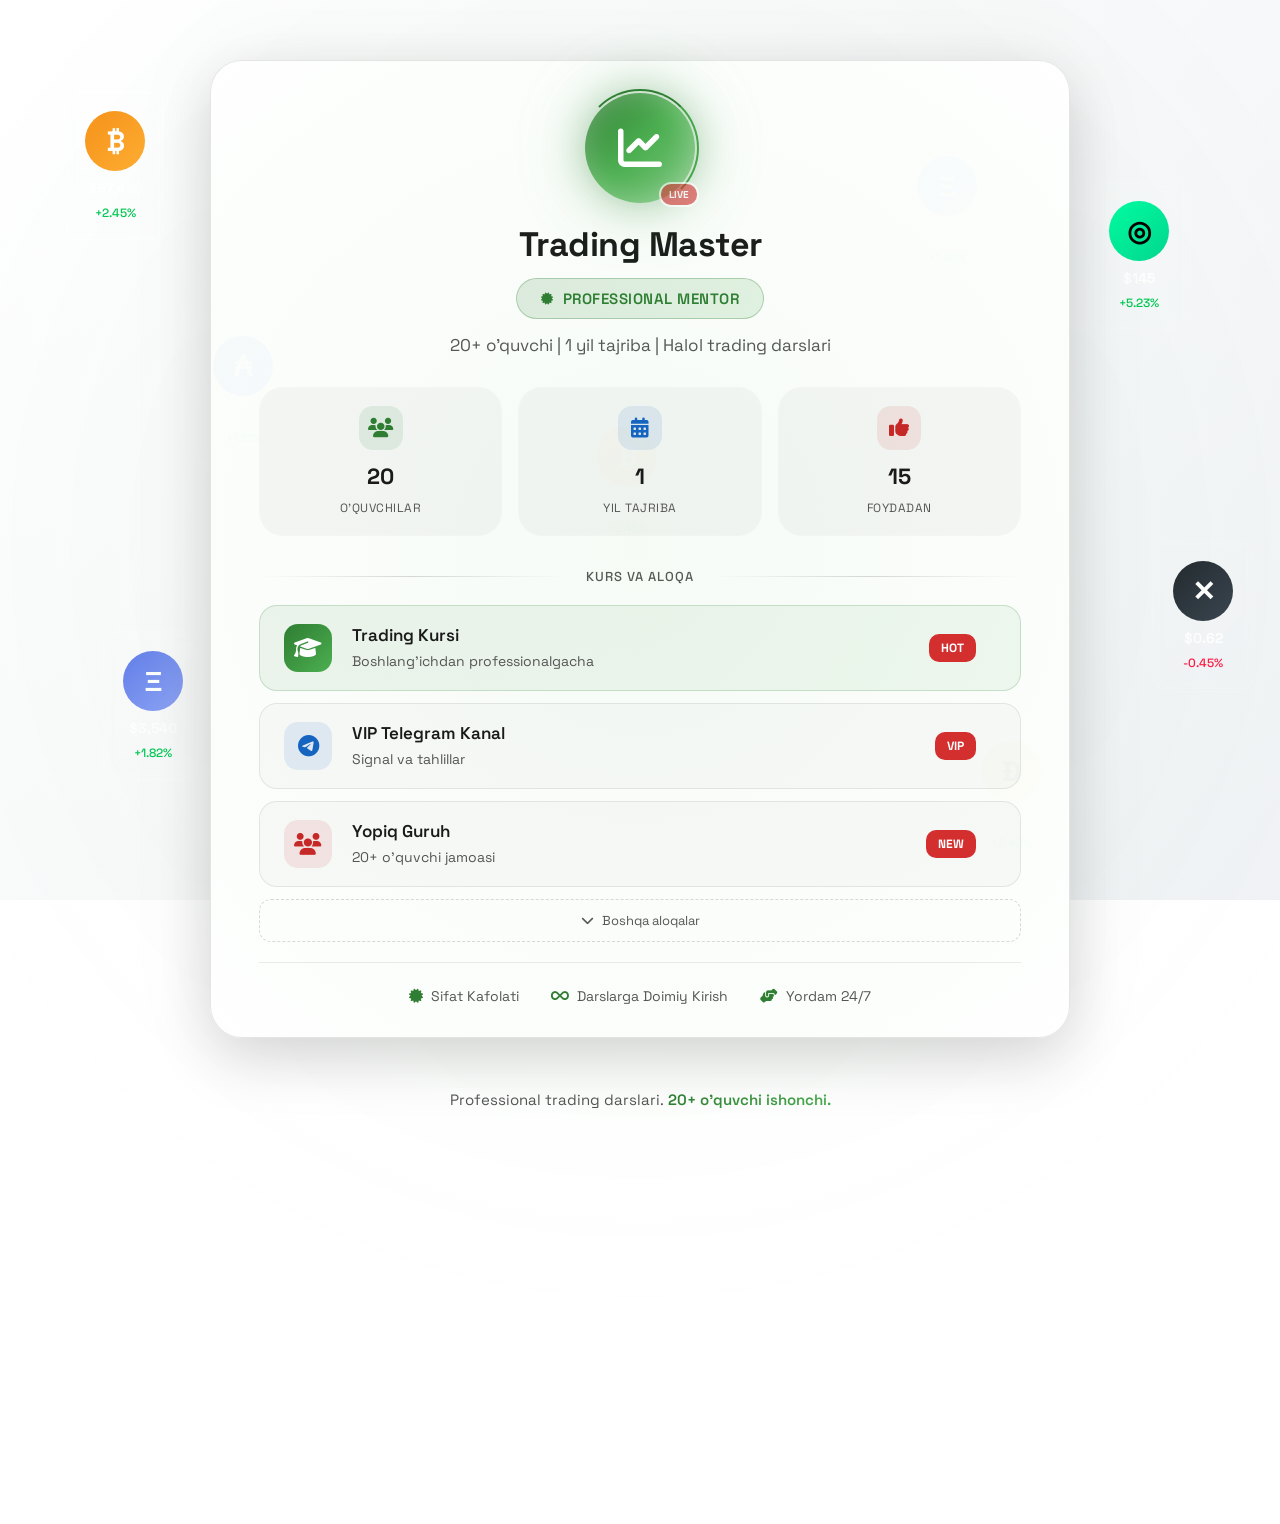
<file: index.html>
<!DOCTYPE html>
<html lang="uz">
<head>
    <meta charset="UTF-8">
    <meta name="viewport" content="width=device-width, initial-scale=1.0">
    <title>Trading Master | Professional Mentor</title>
    <link rel="stylesheet" href="style.css">
    <link href="https://fonts.googleapis.com/css2?family=Space+Grotesk:wght@300;400;500;600;700&display=swap" rel="stylesheet">
    <link rel="stylesheet" href="https://cdnjs.cloudflare.com/ajax/libs/font-awesome/6.4.0/css/all.min.css">
</head>
<body>
    <div class="simple-bg"></div>
    <div class="coins-bg" id="coinsBg"></div>
    
    <main class="container">
        <div class="profile-card">
            <div class="card-glow"></div>
            <div class="card-shine"></div>
            
            <div class="profile-header">
                <div class="avatar-wrapper">
                    <div class="avatar">
                        <i class="fas fa-chart-line"></i>
                    </div>
                    <div class="status-ring"></div>
                    <div class="live-badge">LIVE</div>
                </div>
                
                <div class="profile-info">
                    <h1 class="name">Trading Master</h1>
                    <div class="role-badge">
                        <i class="fas fa-certificate"></i>
                        <span>Professional Mentor</span>
                    </div>
                    <p class="bio">20+ o'quvchi | 1 yil tajriba | Halol trading darslari</p>
                </div>
            </div>

            <div class="trading-stats">
                <div class="stat-box">
                    <div class="stat-icon win"><i class="fas fa-users"></i></div>
                    <div class="stat-data">
                        <span class="stat-value">20</span>
                        <span class="stat-desc">O'quvchilar</span>
                    </div>
                </div>
                <div class="stat-box">
                    <div class="stat-icon profit"><i class="fas fa-calendar-alt"></i></div>
                    <div class="stat-data">
                        <span class="stat-value">1</span>
                        <span class="stat-desc">Yil tajriba</span>
                    </div>
                </div>
                <div class="stat-box">
                    <div class="stat-icon members"><i class="fas fa-thumbs-up"></i></div>
                    <div class="stat-data">
                        <span class="stat-value">15</span>
                        <span class="stat-desc">Foydadan</span>
                    </div>
                </div>
            </div>

            <div class="links-section">
                <div class="section-title">
                    <span class="line"></span>
                    <span>Kurs va Aloqa</span>
                    <span class="line"></span>
                </div>

                <a href="kurs.html" target="_blank" class="link-card premium">
                    <div class="link-glow"></div>
                    <div class="link-icon"><i class="fas fa-graduation-cap"></i></div>
                    <div class="link-content">
                        <span class="link-title">Trading Kursi</span>
                        <span class="link-subtitle">Boshlang'ichdan professionalgacha</span>
                    </div>
                    <div class="link-badge">HOT</div>
                    <i class="fas fa-arrow-up-right link-arrow"></i>
                </a>

                <a href="https://t.me/+bGRc6_InSJUzMzk6" target="_blank" class="link-card telegram">
                    <div class="link-glow"></div>
                    <div class="link-icon"><i class="fab fa-telegram-plane"></i></div>
                    <div class="link-content">
                        <span class="link-title">VIP Telegram Kanal</span>
                        <span class="link-subtitle">Signal va tahlillar</span>
                    </div>
                    <div class="link-badge">VIP</div>
                    <i class="fas fa-arrow-up-right link-arrow"></i>
                </a>

                <a href="#" class="link-card course">
                    <div class="link-glow"></div>
                    <div class="link-icon"><i class="fas fa-users"></i></div>
                    <div class="link-content">
                        <span class="link-title">Yopiq Guruh</span>
                        <span class="link-subtitle">20+ o'quvchi jamoasi</span>
                    </div>
                    <div class="link-badge">NEW</div>
                    <i class="fas fa-arrow-up-right link-arrow"></i>
                </a>

                <div class="expand-section">
                    <button class="expand-btn" id="expandBtn">
                        <i class="fas fa-chevron-down"></i>
                        <span>Boshqa aloqalar</span>
                    </button>
                    
                    <div class="expandable-links" id="expandableLinks">
                        <a href="#" class="link-card youtube">
                            <div class="link-glow"></div>
                            <div class="link-icon"><i class="fab fa-youtube"></i></div>
                            <div class="link-content">
                                <span class="link-title">YouTube</span>
                                <span class="link-subtitle">Video lavhalar</span>
                            </div>
                            <i class="fas fa-arrow-up-right link-arrow"></i>
                        </a>

                        <a href="#" class="link-card instagram">
                            <div class="link-glow"></div>
                            <div class="link-icon"><i class="fab fa-instagram"></i></div>
                            <div class="link-content">
                                <span class="link-title">Instagram</span>
                                <span class="link-subtitle">Kunlik yangiliklar</span>
                            </div>
                            <i class="fas fa-arrow-up-right link-arrow"></i>
                        </a>

                        <a href="https://wa.me/+998502001512" target="_blank" class="link-card whatsapp">
                            <div class="link-glow"></div>
                            <div class="link-icon"><i class="fab fa-whatsapp"></i></div>
                            <div class="link-content">
                                <span class="link-title">WhatsApp</span>
                                <span class="link-subtitle">+998 50 200 15 12</span>
                            </div>
                            <i class="fas fa-arrow-up-right link-arrow"></i>
                        </a>

                        <a href="#" class="link-card discord">
                            <div class="link-glow"></div>
                            <div class="link-icon"><i class="fas fa-envelope"></i></div>
                            <div class="link-content">
                                <span class="link-title">Email</span>
                                <span class="link-subtitle">Rasmiy xatlar</span>
                            </div>
                            <i class="fas fa-arrow-up-right link-arrow"></i>
                        </a>
                    </div>
                </div>
            </div>

            <div class="trust-badges">
                <div class="trust-item">
                    <i class="fas fa-certificate"></i>
                    <span>Sifat Kafolati</span>
                </div>
                <div class="trust-item">
                    <i class="fas fa-infinity"></i>
                    <span>Darslarga Doimiy Kirish</span>
                </div>
                <div class="trust-item">
                    <i class="fas fa-hands-helping"></i>
                    <span>Yordam 24/7</span>
                </div>
            </div>
        </div>

        <footer class="footer">
            <p>Professional trading darslari. <span class="gradient-text">20+ o'quvchi ishonchi.</span></p>
        </footer>
    </main>

    <script src="script.js"></script>
</body>
</html>
</file>
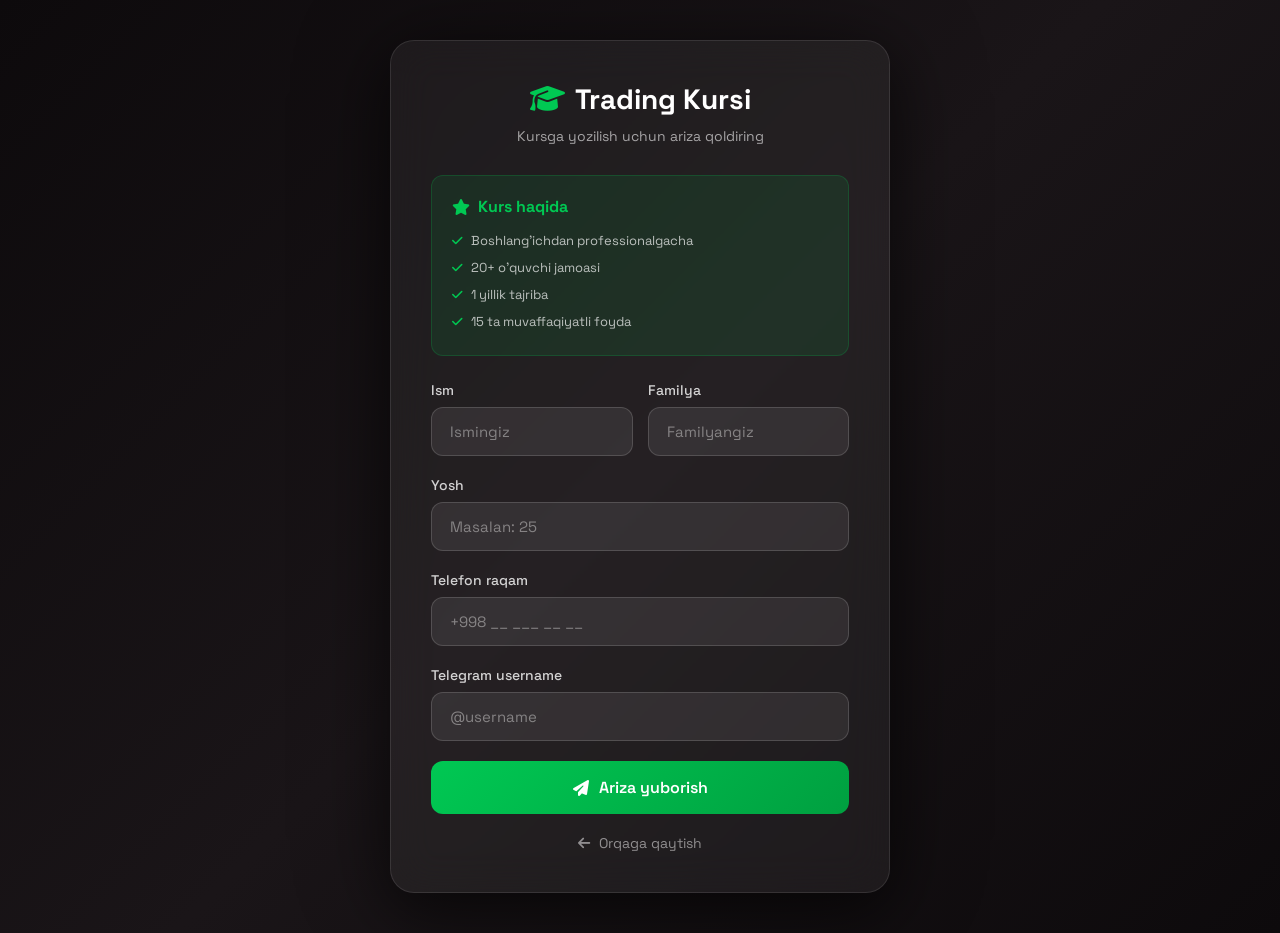
<file: kurs.html>
<!DOCTYPE html>
<html lang="uz">
<head>
    <meta charset="UTF-8">
    <meta name="viewport" content="width=device-width, initial-scale=1.0">
    <title>Trading Kursiga Yozilish | Trading Master</title>
    <link rel="stylesheet" href="style.css">
    <link href="https://fonts.googleapis.com/css2?family=Space+Grotesk:wght@300;400;500;600;700&display=swap" rel="stylesheet">
    <link rel="stylesheet" href="https://cdnjs.cloudflare.com/ajax/libs/font-awesome/6.4.0/css/all.min.css">
    <style>
        .registration-container {
            min-height: 100vh;
            display: flex;
            align-items: center;
            justify-content: center;
            padding: 40px 20px;
            background: linear-gradient(135deg, #0d0a0c 0%, #1a1518 50%, #0d0a0c 100%);
        }

        .registration-card {
            background: rgba(255, 255, 255, 0.05);
            border: 1px solid rgba(255, 255, 255, 0.1);
            border-radius: 24px;
            padding: 40px;
            width: 100%;
            max-width: 500px;
            backdrop-filter: blur(20px);
            box-shadow: 
                0 20px 60px rgba(0, 0, 0, 0.5),
                0 0 100px rgba(0, 0, 0, 0.3);
        }

        .registration-header {
            text-align: center;
            margin-bottom: 30px;
        }

        .registration-header h1 {
            font-size: 28px;
            font-weight: 700;
            color: #fff;
            margin-bottom: 10px;
        }

        .registration-header p {
            font-size: 14px;
            color: rgba(255, 255, 255, 0.6);
        }

        .form-group {
            margin-bottom: 20px;
        }

        .form-group label {
            display: block;
            font-size: 14px;
            font-weight: 500;
            color: rgba(255, 255, 255, 0.8);
            margin-bottom: 8px;
        }

        .form-group input {
            width: 100%;
            padding: 14px 18px;
            background: rgba(255, 255, 255, 0.08);
            border: 1px solid rgba(255, 255, 255, 0.15);
            border-radius: 12px;
            font-size: 15px;
            color: #fff;
            font-family: 'Space Grotesk', sans-serif;
            transition: all 0.3s ease;
        }

        .form-group input::placeholder {
            color: rgba(255, 255, 255, 0.4);
        }

        .form-group input:focus {
            outline: none;
            border-color: #00c853;
            background: rgba(255, 255, 255, 0.12);
            box-shadow: 0 0 20px rgba(0, 200, 83, 0.2);
        }

        .form-row {
            display: grid;
            grid-template-columns: 1fr 1fr;
            gap: 15px;
        }

        .submit-btn {
            width: 100%;
            padding: 16px 24px;
            background: linear-gradient(135deg, #00c853, #00a040);
            border: none;
            border-radius: 12px;
            font-size: 16px;
            font-weight: 600;
            color: #fff;
            font-family: 'Space Grotesk', sans-serif;
            cursor: pointer;
            transition: all 0.3s ease;
            margin-top: 10px;
            display: flex;
            align-items: center;
            justify-content: center;
            gap: 10px;
        }

        .submit-btn:hover {
            transform: translateY(-2px);
            box-shadow: 0 10px 30px rgba(0, 200, 83, 0.3);
        }

        .submit-btn:active {
            transform: translateY(0);
        }

        .back-link {
            display: block;
            text-align: center;
            margin-top: 20px;
            color: rgba(255, 255, 255, 0.5);
            text-decoration: none;
            font-size: 14px;
            transition: color 0.3s ease;
        }

        .back-link:hover {
            color: #00c853;
        }

        .success-message {
            display: none;
            text-align: center;
            padding: 30px;
        }

        .success-message i {
            font-size: 60px;
            color: #00c853;
            margin-bottom: 20px;
        }

        .success-message h2 {
            font-size: 24px;
            color: #fff;
            margin-bottom: 10px;
        }

        .success-message p {
            color: rgba(255, 255, 255, 0.7);
        }

        .course-info {
            background: rgba(0, 200, 83, 0.1);
            border: 1px solid rgba(0, 200, 83, 0.2);
            border-radius: 12px;
            padding: 20px;
            margin-bottom: 25px;
        }

        .course-info h3 {
            font-size: 16px;
            color: #00c853;
            margin-bottom: 10px;
            display: flex;
            align-items: center;
            gap: 8px;
        }

        .course-info ul {
            list-style: none;
            padding: 0;
            margin: 0;
        }

        .course-info li {
            font-size: 13px;
            color: rgba(255, 255, 255, 0.7);
            padding: 5px 0;
            display: flex;
            align-items: center;
            gap: 8px;
        }

        .course-info li i {
            color: #00c853;
            font-size: 12px;
        }

        @media (max-width: 480px) {
            .form-row {
                grid-template-columns: 1fr;
            }
            
            .registration-card {
                padding: 25px;
            }
        }
    </style>
</head>
<body>
    <div class="registration-container">
        <div class="registration-card">
            <div id="formSection">
                <div class="registration-header">
                    <h1><i class="fas fa-graduation-cap" style="color: #00c853; margin-right: 10px;"></i>Trading Kursi</h1>
                    <p>Kursga yozilish uchun ariza qoldiring</p>
                </div>

                <div class="course-info">
                    <h3><i class="fas fa-star"></i>Kurs haqida</h3>
                    <ul>
                        <li><i class="fas fa-check"></i> Boshlang'ichdan professionalgacha</li>
                        <li><i class="fas fa-check"></i> 20+ o'quvchi jamoasi</li>
                        <li><i class="fas fa-check"></i> 1 yillik tajriba</li>
                        <li><i class="fas fa-check"></i> 15 ta muvaffaqiyatli foyda</li>
                    </ul>
                </div>

                <form id="registrationForm">
                    <div class="form-row">
                        <div class="form-group">
                            <label for="firstName">Ism</label>
                            <input type="text" id="firstName" name="firstName" placeholder="Ismingiz" required>
                        </div>
                        <div class="form-group">
                            <label for="lastName">Familya</label>
                            <input type="text" id="lastName" name="lastName" placeholder="Familyangiz" required>
                        </div>
                    </div>

                    <div class="form-group">
                        <label for="age">Yosh</label>
                        <input type="number" id="age" name="age" placeholder="Masalan: 25" min="16" max="80" required>
                    </div>

                    <div class="form-group">
                        <label for="phone">Telefon raqam</label>
                        <input type="tel" id="phone" name="phone" placeholder="+998 __ ___ __ __" required>
                    </div>

                    <div class="form-group">
                        <label for="telegram">Telegram username</label>
                        <input type="text" id="telegram" name="telegram" placeholder="@username" required>
                    </div>

                    <button type="submit" class="submit-btn">
                        <i class="fas fa-paper-plane"></i>
                        Ariza yuborish
                    </button>
                </form>

                <a href="index.html" class="back-link">
                    <i class="fas fa-arrow-left" style="margin-right: 5px;"></i> Orqaga qaytish
                </a>
            </div>

            <div id="successSection" class="success-message">
                <i class="fas fa-check-circle"></i>
                <h2>Ariza qabul qilindi!</h2>
                <p>Siz bilan tez orada bog'lanamiz.<br>Telegram orqali bog'lanish mumkin.</p>
                <a href="index.html" class="back-link" style="margin-top: 30px;">
                    <i class="fas fa-home" style="margin-right: 5px;"></i> Bosh sahifaga qaytish
                </a>
            </div>
        </div>
    </div>

    <script>
        // Telegram Bot sozlamalari
        // SOZLASH UCHUN:
        // 1. @BotFather ga kiring va /start yozing
        // 2. /newbot buyrug'i bilan yangi bot yarating
        // 3. Bot token ni oling (masalan: 123456789:ABCdefGHIjklMNOpqrSTUvwxyz)
        // 4. @userinfobot ga kiring va o'zingizning Chat ID ni oling
        // 5. Quyidagi o'zgaruvchilarni to'ldiring:
        
        const BOT_TOKEN = '8546153520:AAEqLW3zvvtiz_5-Ajm_ATVUN_GSbdenxH4'; // BotFather dan olingan token
        const CHAT_ID = '7050310480';       // @userinfobot dan olingan ID

        document.getElementById('registrationForm').addEventListener('submit', function(e) {
            e.preventDefault();
            
            // Tekshirish - sozlanganmi?
            if (BOT_TOKEN === 'YOUR_BOT_TOKEN' || CHAT_ID === 'YOUR_CHAT_ID') {
                alert('Telegram bot sozlanmagan! Iltimos, kodga BOT_TOKEN va CHAT_ID kiriting.');
                return;
            }
            
            // Yuborish tugmasini o'chirish
            const submitBtn = document.querySelector('.submit-btn');
            submitBtn.disabled = true;
            submitBtn.innerHTML = '<i class="fas fa-spinner fa-spin"></i> Yuborilmoqda...';
            
            const firstName = document.getElementById('firstName').value;
            const lastName = document.getElementById('lastName').value;
            const age = document.getElementById('age').value;
            const phone = document.getElementById('phone').value;
            const telegram = document.getElementById('telegram').value;
            const date = new Date().toLocaleString('uz-UZ');
            
            // Telefon raqamini formatlash
            const phoneClean = phone.replace(/\s/g, '');
            const phoneDisplay = phoneClean.replace(/(\+998)(\d{2})(\d{3})(\d{2})(\d{2})/, '$1 $2 $3 $4 $5');
            
            // Xabar matni - yaxshilangan dizayn
            const message = `
<b>🎯 YANGI ARIZA</b>

┌ <b>O'quvchi ma'lumotlari</b>
├ 👤 <b>${firstName} ${lastName}</b>
├ 🎂 ${age} yosh
├ 📞 <code>${phoneDisplay}</code>
└ 💬 ${telegram}

⏰ ${date}

<i>⚡ Tezda bog'laning!</i>

#ariza #trading_kurs #${firstName.toLowerCase()}
            `;
            
            // Inline tugmalar - yaxshilangan
            const tgUsername = telegram.replace('@', '');
            const inlineKeyboard = {
                inline_keyboard: [
                    [
                        { text: '📱 Telegram Profil', url: `https://t.me/${tgUsername}` },
                        { text: '💬 WhatsApp', url: `https://wa.me/${phoneClean.replace('+', '')}` }
                    ],
                    [
                        { text: '✍️ Xabar yozish', url: `https://t.me/${tgUsername}` },
                        { text: '📊 Kurs haqida', url: `https://t.me/${tgUsername}` }
                    ],
                    [
                        { text: '✅ Qabul qildim - Guruhga qo\'shish', url: 'https://t.me/+B5sKTe8VQjJiODMy' }
                    ]
                ]
            };
            
            // Telegram API orqali yuborish
            const url = `https://api.telegram.org/bot${BOT_TOKEN}/sendMessage`;
            
            fetch(url, {
                method: 'POST',
                headers: {
                    'Content-Type': 'application/json',
                },
                body: JSON.stringify({
                    chat_id: CHAT_ID,
                    text: message,
                    parse_mode: 'HTML',
                    reply_markup: inlineKeyboard
                })
            })
            .then(response => response.json())
            .then(data => {
                if (data.ok) {
                    console.log('SUCCESS!', data);
                    // Formni yashirish va muvaffaqiyat xabarini ko'rsatish
                    document.getElementById('formSection').style.display = 'none';
                    document.getElementById('successSection').style.display = 'block';
                } else {
                    throw new Error(data.description);
                }
            })
            .catch(error => {
                console.log('FAILED...', error);
                alert('Xatolik yuz berdi: ' + error.message);
                submitBtn.disabled = false;
                submitBtn.innerHTML = '<i class="fas fa-paper-plane"></i> Ariza yuborish';
            });
        });

        // Telefon raqam formatini avtomatik to'ldirish
        document.getElementById('phone').addEventListener('input', function(e) {
            let value = e.target.value.replace(/\D/g, '');
            if (value.length > 0) {
                if (value.startsWith('998')) {
                    value = '+' + value;
                } else if (!value.startsWith('+998')) {
                    value = '+998' + value;
                }
            }
            e.target.value = value;
        });

        // Telegram username ga @ qo'shish
        document.getElementById('telegram').addEventListener('blur', function(e) {
            let value = e.target.value.trim();
            if (value && !value.startsWith('@')) {
                e.target.value = '@' + value;
            }
        });
    </script>
</body>
</html>
</file>
<file: style.css>
* {
    margin: 0;
    padding: 0;
    box-sizing: border-box;
}

:root {
    --neon-green: #2e7d32;
    --neon-blue: #1565c0;
    --neon-purple: #c62828;
    --neon-red: #d32f2f;
    --bg-dark: #ffffff;
    --bg-card: #ffffff;
    --bg-hover: #f5f5f5;
    --text-primary: #1a1a1a;
    --text-secondary: #555555;
    --success: #2e7d32;
    --warning: #f57c00;
    --glass: rgba(0, 0, 0, 0.03);
}

html {
    scroll-behavior: smooth;
}

body {
    font-family: 'Space Grotesk', -apple-system, BlinkMacSystemFont, sans-serif;
    min-height: 100vh;
    background: var(--bg-dark);
    color: var(--text-primary);
    overflow-x: hidden;
    position: relative;
}

.simple-bg {
    position: fixed;
    top: 0;
    left: 0;
    width: 100%;
    height: 100%;
    background: linear-gradient(135deg, #ffffff 0%, #f8f9fa 50%, #f0f2f5 100%);
    z-index: -3;
}

.coins-bg {
    position: fixed;
    top: 0;
    left: 0;
    width: 100%;
    height: 100%;
    z-index: -2;
    overflow: hidden;
    pointer-events: none;
}

.coin {
    position: absolute;
    display: flex;
    flex-direction: column;
    align-items: center;
    gap: 8px;
    padding: 20px;
    background: rgba(255, 255, 255, 0.05);
    border: 1px solid rgba(255, 255, 255, 0.1);
    border-radius: 16px;
    backdrop-filter: blur(5px);
    animation: coinFloat 15s ease-in-out infinite;
}

.coin-icon {
    width: 60px;
    height: 60px;
    border-radius: 50%;
    display: flex;
    align-items: center;
    justify-content: center;
    font-size: 28px;
    font-weight: 700;
}

.coin-icon.btc {
    background: linear-gradient(135deg, #f7931a, #ffad33);
    color: white;
}

.coin-icon.eth {
    background: linear-gradient(135deg, #627eea, #8fa4f8);
    color: white;
}

.coin-icon.sol {
    background: linear-gradient(135deg, #00ffa3, #00d68f);
    color: black;
}

.coin-icon.xrp {
    background: linear-gradient(135deg, #23292f, #3a4450);
    color: white;
}

.coin-icon.ada {
    background: linear-gradient(135deg, #0033ad, #0051ff);
    color: white;
}

.coin-icon.doge {
    background: linear-gradient(135deg, #c2a633, #e6c85c);
    color: #1a1a1a;
}

.coin-price {
    font-size: 14px;
    font-weight: 600;
    color: #fff;
}

.coin-change {
    font-size: 12px;
    font-weight: 500;
}

.coin-change.up {
    color: #00c853;
}

.coin-change.down {
    color: #ff1744;
}

@keyframes coinFloat {
    0%, 100% {
        transform: translateY(0) translateX(0) rotate(0deg);
        opacity: 0.6;
    }
    25% {
        transform: translateY(-40px) translateX(20px) rotate(5deg);
        opacity: 0.8;
    }
    50% {
        transform: translateY(-20px) translateX(-10px) rotate(-3deg);
        opacity: 0.7;
    }
    75% {
        transform: translateY(-50px) translateX(15px) rotate(2deg);
        opacity: 0.75;
    }
}

#candleCanvas {
    position: fixed;
    top: 0;
    left: 0;
    width: 100%;
    height: 100%;
    z-index: -2;
    opacity: 1;
}

.card-glow {
    position: absolute;
    top: -2px;
    left: -2px;
    right: -2px;
    bottom: -2px;
    background: linear-gradient(45deg, #2e7d32, #4caf50, #81c784, #2e7d32);
    background-size: 400% 400%;
    border-radius: 34px;
    z-index: -1;
    opacity: 0;
    transition: opacity 0.5s ease;
    animation: greenGradientRotate 10s ease infinite;
}

.profile-card:hover .card-glow {
    opacity: 0.4;
}

@keyframes greenGradientRotate {
    0% { background-position: 0% 50%; }
    50% { background-position: 100% 50%; }
    100% { background-position: 0% 50%; }
}


.ticker-wrapper {
    position: fixed;
    top: 0;
    left: 0;
    width: 100%;
    background: rgba(255, 255, 255, 0.95);
    border-bottom: 1px solid rgba(0, 0, 0, 0.1);
    z-index: 100;
    overflow: hidden;
    backdrop-filter: blur(10px);
}

.ticker {
    display: flex;
    gap: 40px;
    padding: 8px 0;
    animation: ticker 30s linear infinite;
    white-space: nowrap;
}

.ticker-item {
    display: flex;
    align-items: center;
    gap: 12px;
    font-size: 14px;
    font-weight: 500;
}

.ticker-item .pair { color: #2e7d32; }
.ticker-item .price { color: #555; }
.ticker-item .change { font-weight: 600; color: #1b5e20; }

@keyframes ticker {
    0% { transform: translateX(0); }
    100% { transform: translateX(-50%); }
}

.container {
    max-width: 1200px;
    margin: 0 auto;
    padding: 60px 24px 40px;
    position: relative;
    z-index: 1;
}

.profile-card {
    background: rgba(255, 255, 255, 0.98);
    border: 1px solid rgba(0, 0, 0, 0.1);
    border-radius: 32px;
    padding: 36px 80px;
    position: relative;
    overflow: visible;
    box-shadow: 
        0 20px 60px rgba(0, 0, 0, 0.15),
        0 0 100px rgba(0, 0, 0, 0.05);
}

.card-shine {
    position: absolute;
    top: -50%;
    left: -50%;
    width: 200%;
    height: 200%;
    background: radial-gradient(circle, rgba(76,175,80,0.05) 0%, transparent 60%);
    pointer-events: none;
    animation: shine 10s linear infinite;
}

@keyframes shine {
    0% { transform: rotate(0deg); }
    100% { transform: rotate(360deg); }
}

.profile-header {
    text-align: center;
    margin-bottom: 28px;
}

.avatar-wrapper {
    position: relative;
    width: 120px;
    height: 120px;
    margin: 0 auto 20px;
}

.avatar {
    width: 100%;
    height: 100%;
    background: linear-gradient(135deg, #2e7d32, #4caf50, #81c784);
    border-radius: 50%;
    display: flex;
    align-items: center;
    justify-content: center;
    font-size: 48px;
    color: white;
    box-shadow: 
        0 0 40px rgba(46, 125, 50, 0.4),
        0 0 80px rgba(76, 175, 80, 0.2),
        inset 0 0 30px rgba(255, 255, 255, 0.3);
    position: relative;
    z-index: 2;
    animation: greenPulse 4s ease-in-out infinite;
}

@keyframes greenPulse {
    0%, 100% { box-shadow: 0 0 40px rgba(46, 125, 50, 0.4), 0 0 80px rgba(76, 175, 80, 0.2), inset 0 0 30px rgba(255, 255, 255, 0.3); }
    50% { box-shadow: 0 0 60px rgba(46, 125, 50, 0.6), 0 0 120px rgba(76, 175, 80, 0.4), inset 0 0 40px rgba(255, 255, 255, 0.4); }
}

.status-ring {
    position: absolute;
    top: -4px;
    left: -4px;
    right: -4px;
    bottom: -4px;
    border-radius: 50%;
    border: 2px solid transparent;
    border-top-color: #2e7d32;
    border-right-color: #4caf50;
    animation: spin 3s linear infinite;
    z-index: 1;
}

@keyframes spin {
    to { transform: rotate(360deg); }
}

.live-badge {
    position: absolute;
    bottom: -4px;
    right: -4px;
    background: #d32f2f;
    color: white;
    font-size: 10px;
    font-weight: 700;
    padding: 4px 8px;
    border-radius: 12px;
    border: 2px solid white;
    animation: livePulse 1.5s ease-in-out infinite;
    z-index: 3;
}

@keyframes livePulse {
    0%, 100% { opacity: 1; transform: scale(1); }
    50% { opacity: 0.8; transform: scale(0.95); }
}

.name {
    font-size: 40px;
    font-weight: 700;
    margin-bottom: 12px;
    letter-spacing: -0.5px;
}

.role-badge {
    display: inline-flex;
    align-items: center;
    gap: 10px;
    background: linear-gradient(135deg, rgba(46, 125, 50, 0.15), rgba(76, 175, 80, 0.15));
    border: 1px solid rgba(46, 125, 50, 0.3);
    padding: 10px 24px;
    border-radius: 28px;
    margin-bottom: 14px;
}

.role-badge i {
    color: #2e7d32;
    font-size: 12px;
}

.role-badge span {
    font-size: 16px;
    font-weight: 600;
    color: #2e7d32;
    text-transform: uppercase;
    letter-spacing: 0.5px;
}

.bio {
    font-size: 18px;
    color: var(--text-secondary);
    line-height: 1.5;
}

.trading-stats {
    display: grid;
    grid-template-columns: repeat(3, 1fr);
    gap: 20px;
    margin-bottom: 32px;
}

.stat-box {
    background: var(--glass);
    border: 1px solid rgba(255, 255, 255, 0.08);
    border-radius: 24px;
    padding: 20px 16px;
    text-align: center;
    transition: all 0.3s ease;
}

.stat-box:hover {
    transform: translateY(-4px);
    border-color: rgba(0, 0, 0, 0.15);
    box-shadow: 0 10px 30px rgba(0, 0, 0, 0.08);
}

.stat-icon {
    width: 48px;
    height: 48px;
    border-radius: 14px;
    display: flex;
    align-items: center;
    justify-content: center;
    font-size: 22px;
    margin: 0 auto 12px;
    background: rgba(46, 125, 50, 0.1);
    color: #2e7d32;
}

.stat-icon.profit {
    background: rgba(21, 101, 192, 0.1);
    color: #1565c0;
}

.stat-icon.members {
    background: rgba(198, 40, 40, 0.1);
    color: #c62828;
}

.stat-value {
    display: block;
    font-size: 24px;
    font-weight: 700;
    color: var(--text-primary);
    margin-bottom: 6px;
}

.stat-desc {
    font-size: 12px;
    color: var(--text-secondary);
    text-transform: uppercase;
    letter-spacing: 0.5px;
}

.links-section {
    margin-bottom: 20px;
}

.section-title {
    display: flex;
    align-items: center;
    gap: 20px;
    margin-bottom: 20px;
    font-size: 13px;
    font-weight: 500;
    color: var(--text-secondary);
    text-transform: uppercase;
    letter-spacing: 1px;
}

.section-title .line {
    flex: 1;
    height: 1px;
    background: linear-gradient(90deg, transparent, rgba(0, 0, 0, 0.15), transparent);
}

.link-card {
    display: flex;
    align-items: center;
    gap: 20px;
    background: rgba(0, 0, 0, 0.02);
    border: 1px solid rgba(0, 0, 0, 0.08);
    border-radius: 18px;
    padding: 18px 24px;
    margin-bottom: 12px;
    text-decoration: none;
    color: inherit;
    position: relative;
    overflow: hidden;
    transition: all 0.3s ease;
}

.link-glow {
    position: absolute;
    top: 0;
    left: -100%;
    width: 100%;
    height: 100%;
    background: linear-gradient(90deg, transparent, rgba(46, 125, 50, 0.1), transparent);
    transition: left 0.6s ease;
}

.link-card:hover .link-glow {
    left: 100%;
}

.link-card:hover {
    transform: translateX(4px);
    border-color: rgba(0, 0, 0, 0.15);
    background: rgba(0, 0, 0, 0.04);
}

.link-card.premium {
    background: linear-gradient(135deg, rgba(46, 125, 50, 0.08), rgba(76, 175, 80, 0.08));
    border-color: rgba(46, 125, 50, 0.2);
}

.link-card.premium:hover {
    border-color: #2e7d32;
    box-shadow: 0 0 30px rgba(46, 125, 50, 0.15);
}

.link-icon {
    width: 52px;
    height: 52px;
    border-radius: 14px;
    display: flex;
    align-items: center;
    justify-content: center;
    font-size: 24px;
    flex-shrink: 0;
    background: rgba(46, 125, 50, 0.1);
    color: #2e7d32;
    transition: all 0.3s ease;
}

.link-card.premium .link-icon {
    background: linear-gradient(135deg, #2e7d32, #4caf50);
    color: white;
}

.link-card.telegram .link-icon {
    background: rgba(21, 101, 192, 0.1);
    color: #1565c0;
}

.link-card.course .link-icon {
    background: rgba(198, 40, 40, 0.1);
    color: #c62828;
}

.link-card.youtube .link-icon {
    background: rgba(211, 47, 47, 0.1);
    color: #d32f2f;
}

.link-card.instagram .link-icon {
    background: linear-gradient(135deg, rgba(198, 40, 40, 0.1), rgba(21, 101, 192, 0.1));
    color: #c62828;
}

.link-card.whatsapp .link-icon {
    background: rgba(46, 125, 50, 0.1);
    color: #2e7d32;
}

.link-card.discord .link-icon {
    background: rgba(97, 97, 97, 0.1);
    color: #616161;
}

.link-card:hover .link-icon {
    transform: scale(1.1);
}

.link-content {
    flex: 1;
}

.link-title {
    display: block;
    font-size: 18px;
    font-weight: 600;
    margin-bottom: 4px;
}

.link-subtitle {
    font-size: 15px;
    color: var(--text-secondary);
}

.link-badge {
    background: #d32f2f;
    color: white;
    font-size: 12px;
    font-weight: 700;
    padding: 6px 12px;
    border-radius: 10px;
    animation: badgePulse 2s ease-in-out infinite;
}

@keyframes badgePulse {
    0%, 100% { box-shadow: 0 0 0 0 rgba(211, 47, 47, 0.4); }
    50% { box-shadow: 0 0 0 8px rgba(211, 47, 47, 0); }
}

.link-arrow {
    color: var(--text-secondary);
    font-size: 14px;
    transition: all 0.3s ease;
}

.link-card:hover .link-arrow {
    color: #2e7d32;
    transform: translate(3px, -3px);
}

.expand-section {
    margin-top: 8px;
}

.expand-btn {
    width: 100%;
    display: flex;
    align-items: center;
    justify-content: center;
    gap: 8px;
    background: transparent;
    border: 1px dashed rgba(0, 0, 0, 0.15);
    border-radius: 12px;
    padding: 12px;
    color: var(--text-secondary);
    font-family: inherit;
    font-size: 13px;
    cursor: pointer;
    transition: all 0.3s ease;
}

.expand-btn:hover {
    border-color: rgba(46, 125, 50, 0.4);
    color: #2e7d32;
}

.expand-btn i {
    transition: transform 0.3s ease;
}

.expand-btn.expanded i {
    transform: rotate(180deg);
}

.expandable-links {
    max-height: 0;
    overflow: hidden;
    transition: max-height 0.5s ease, opacity 0.3s ease;
    opacity: 0;
}

.expandable-links.show {
    max-height: 600px;
    opacity: 1;
}

.trust-badges {
    display: flex;
    justify-content: center;
    gap: 40px;
    padding-top: 24px;
    border-top: 1px solid rgba(0, 0, 0, 0.08);
}

.trust-item {
    display: flex;
    align-items: center;
    gap: 8px;
    font-size: 15px;
    color: var(--text-secondary);
}

.trust-item i {
    color: #2e7d32;
}

.footer {
    text-align: center;
    padding: 40px 20px;
    margin-top: 12px;
}

.footer p {
    font-size: 15px;
    color: var(--text-secondary);
}

.gradient-text {
    background: linear-gradient(135deg, #2e7d32, #4caf50);
    -webkit-background-clip: text;
    -webkit-text-fill-color: transparent;
    background-clip: text;
    font-weight: 600;
}

@media (max-width: 1280px) {
    .container {
        max-width: 900px;
        padding: 60px 20px 30px;
    }
    
    .profile-card {
        padding: 32px 48px;
    }
    
    .name {
        font-size: 34px;
    }
    
    .avatar-wrapper {
        width: 110px;
        height: 110px;
    }
    
    .avatar {
        font-size: 44px;
    }
    
    .bio {
        font-size: 17px;
    }
    
    .role-badge span {
        font-size: 15px;
    }
    
    .trading-stats {
        gap: 16px;
    }
    
    .stat-box {
        padding: 18px 14px;
    }
    
    .stat-value {
        font-size: 22px;
    }
    
    .stat-icon {
        width: 44px;
        height: 44px;
        font-size: 20px;
    }
    
    .link-icon {
        width: 48px;
        height: 48px;
        font-size: 22px;
    }
    
    .link-title {
        font-size: 17px;
    }
    
    .link-subtitle {
        font-size: 14px;
    }
    
    .trust-badges {
        gap: 32px;
    }
    
    .trust-item {
        font-size: 14px;
    }
}

@media (prefers-reduced-motion: reduce) {
    *, *::before, *::after {
        animation-duration: 0.01ms !important;
        animation-iteration-count: 1 !important;
        transition-duration: 0.01ms !important;
    }
}
</file>
